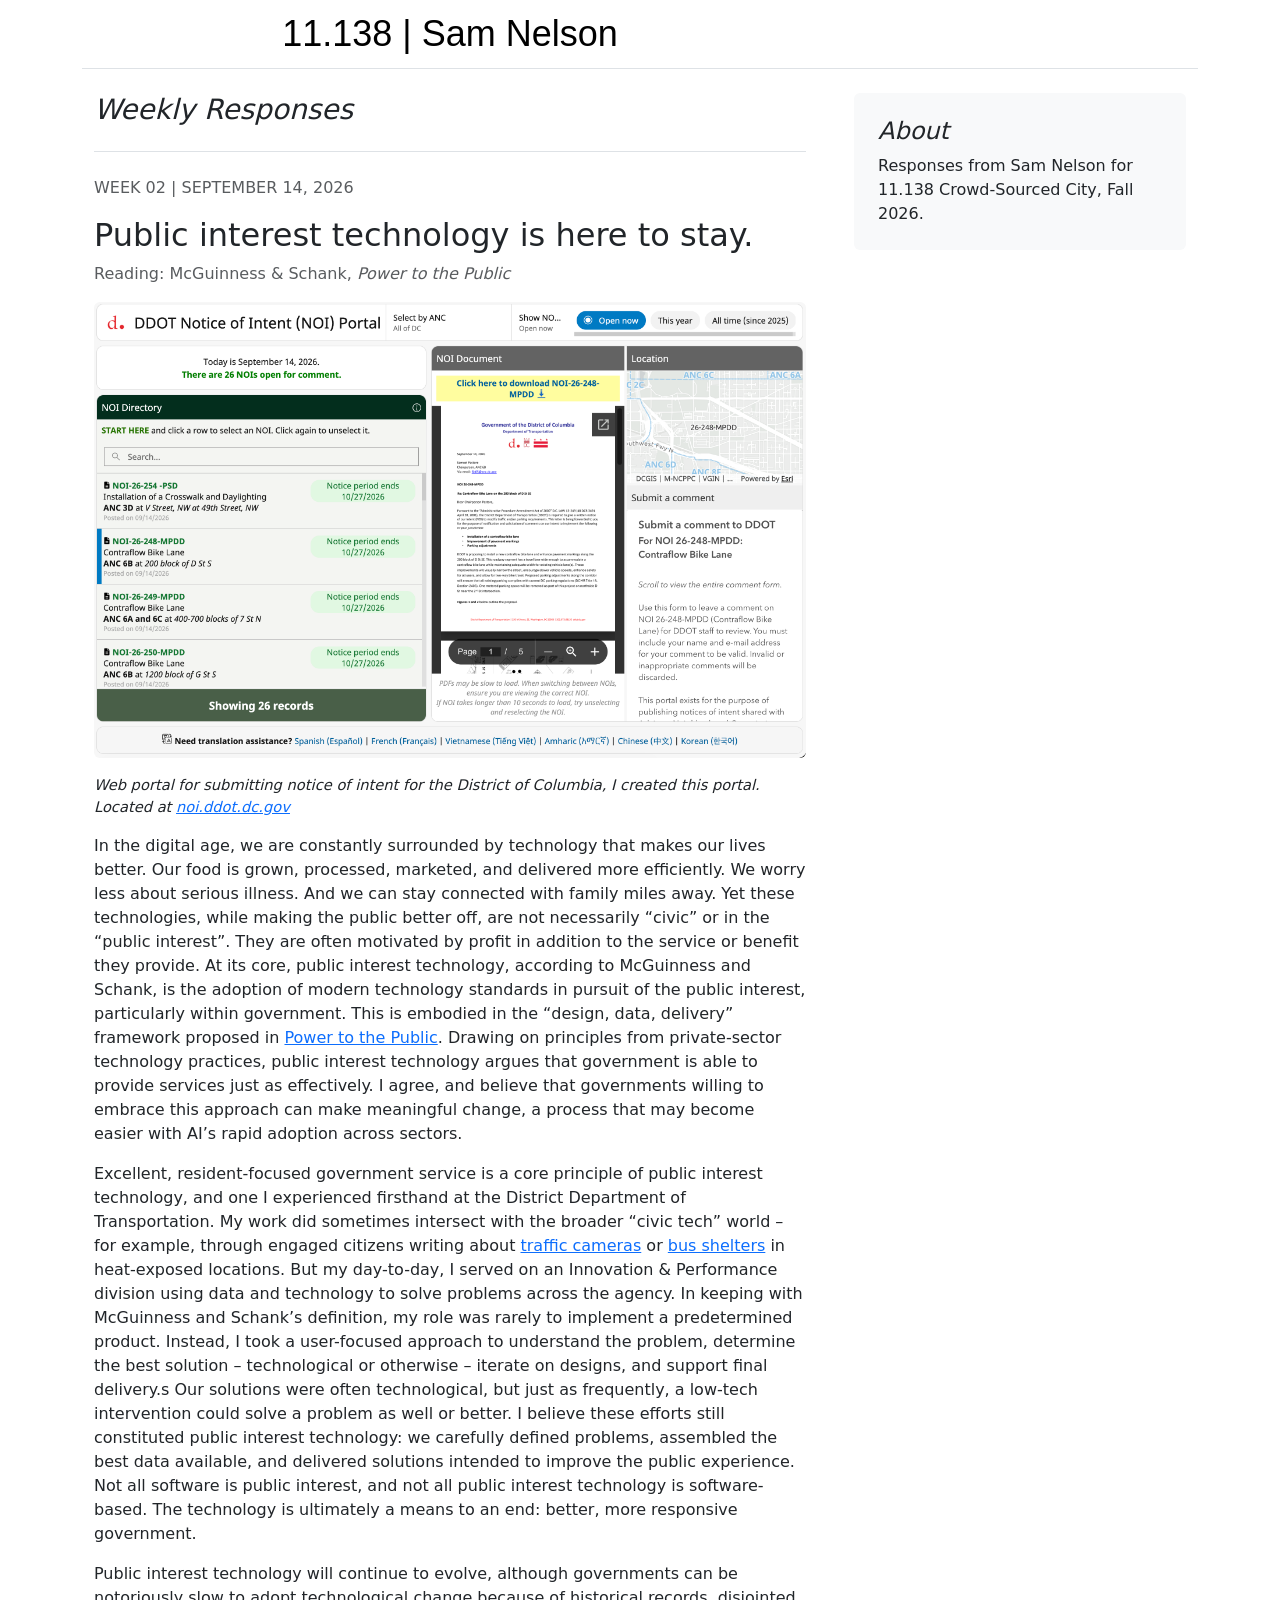
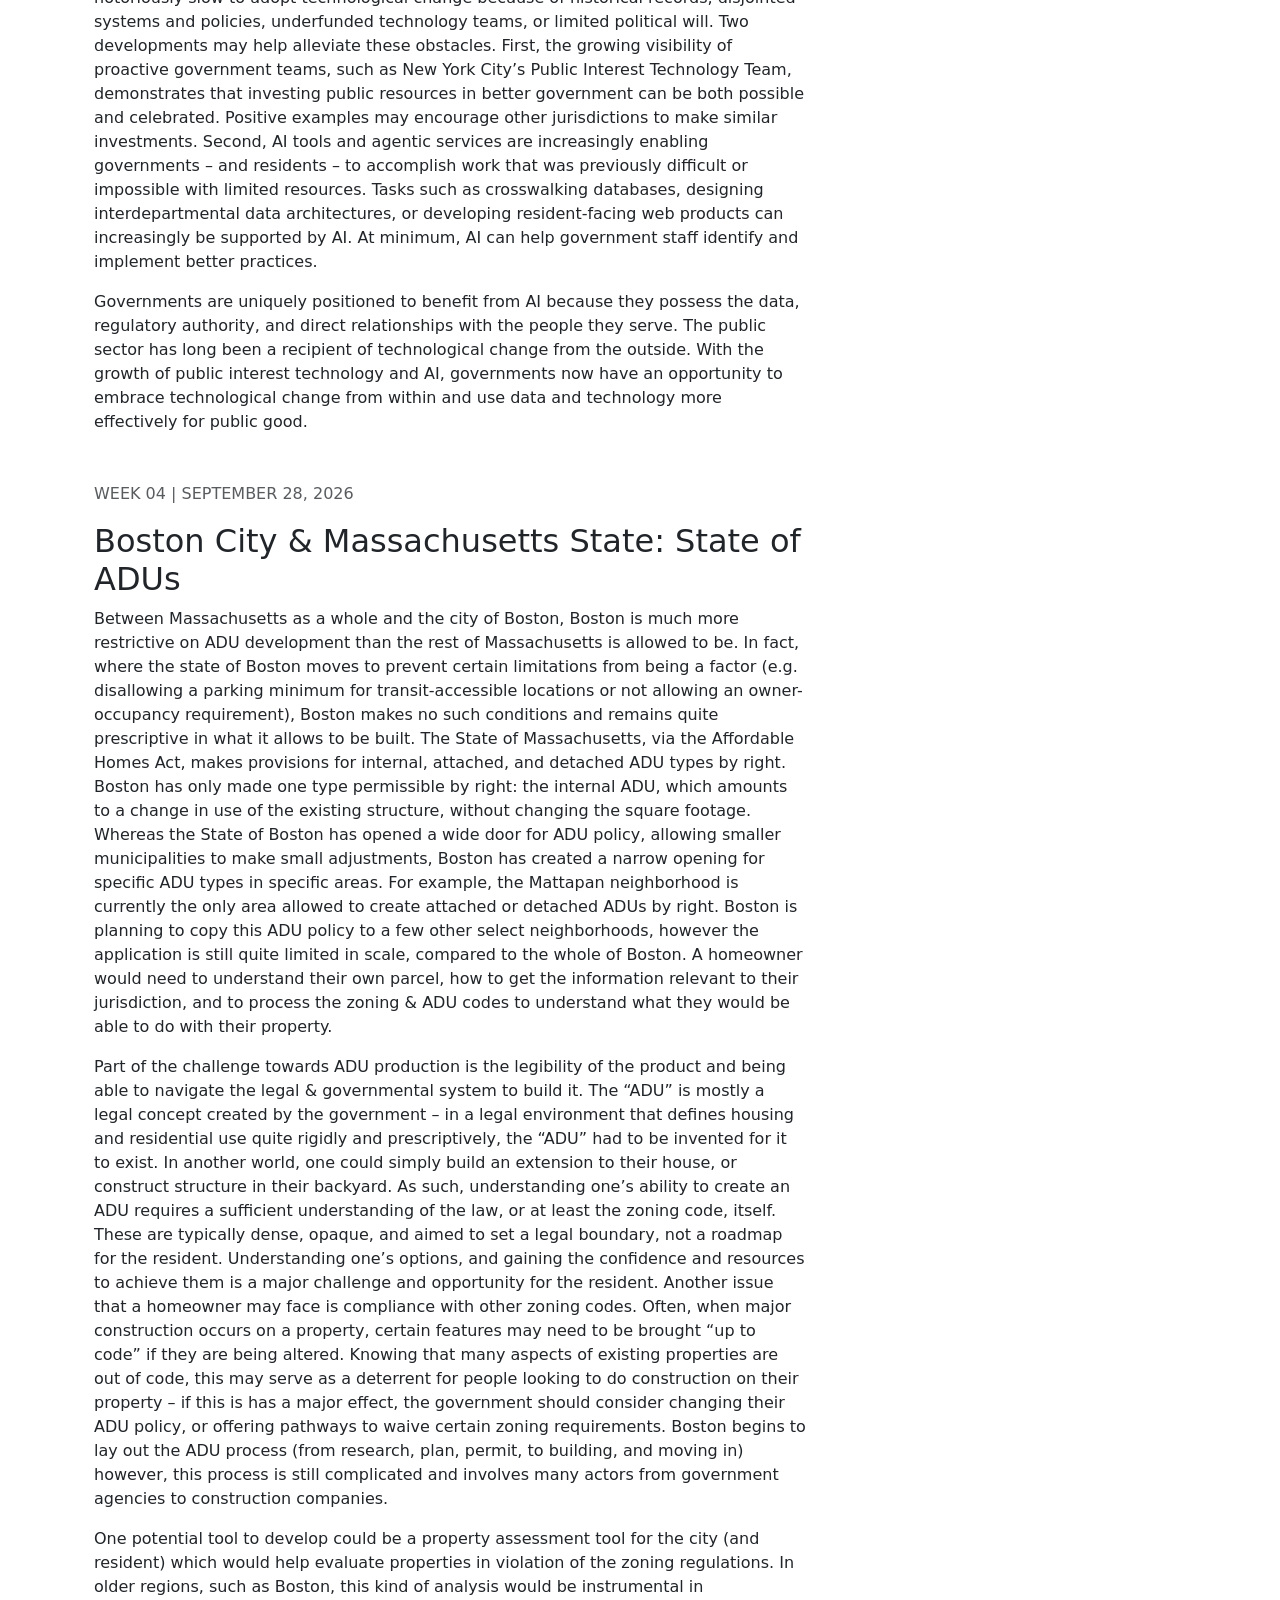
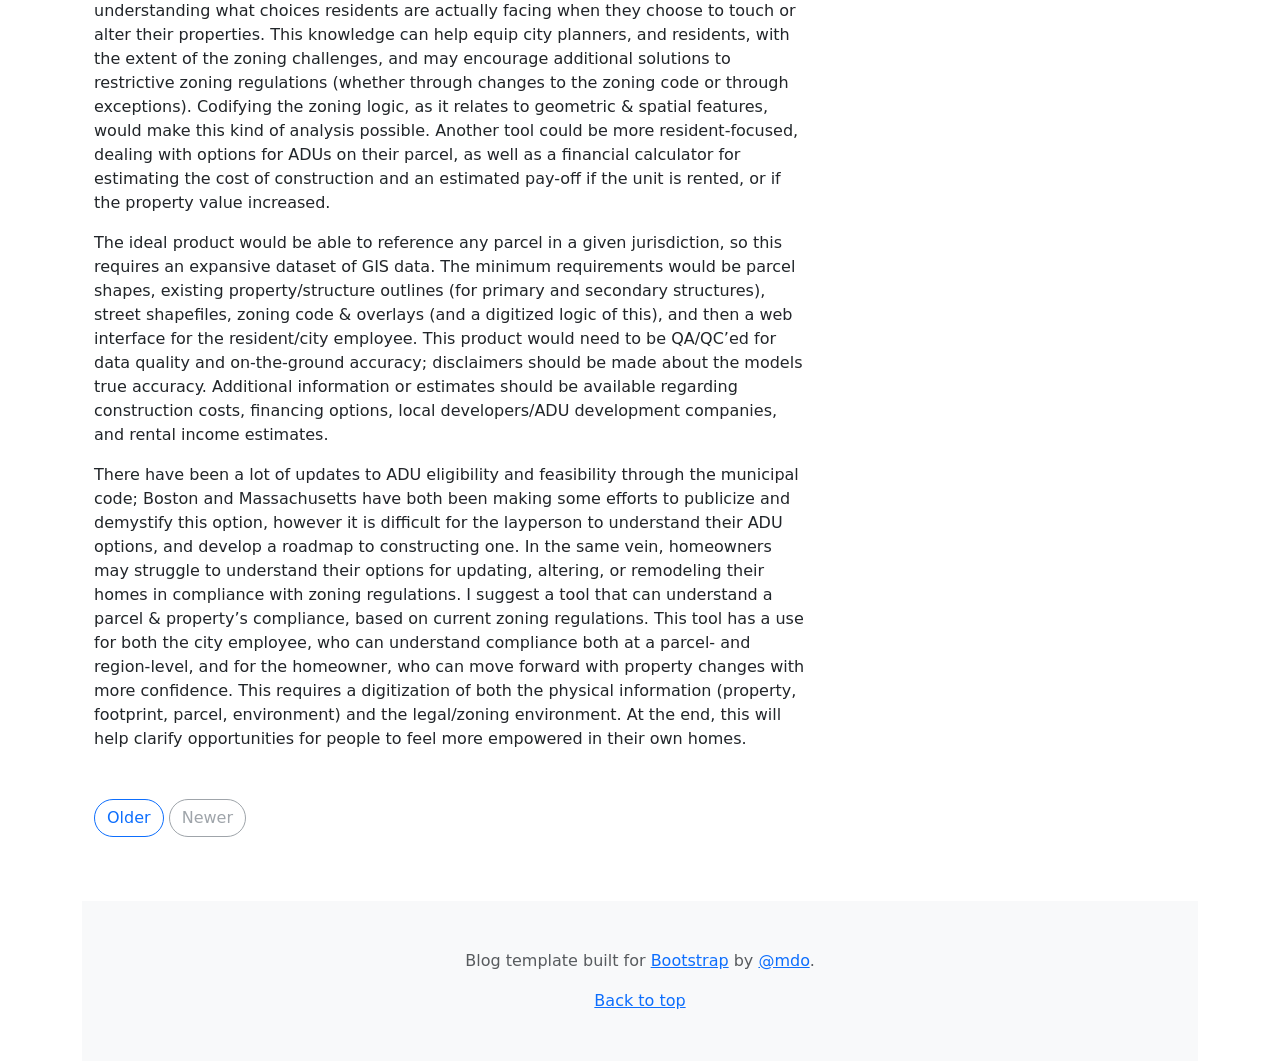
<file: index.html>
<!doctype html>
<html lang="en" data-bs-theme="auto">
  <head>
    <meta charset="utf-8" />
    <meta name="viewport" content="width=device-width, initial-scale=1" />
    <meta name="description" content="" />
    <meta
      name="author"
      content="Mark Otto, Jacob Thornton, and Bootstrap contributors"
    />
    <meta name="generator" content="Astro v5.13.2" />
    <title>11.138 | Sam Nelson Reading Blog</title>
    <link
      rel="canonical"
      href="https://getbootstrap.com/docs/5.3/examples/blog/"
    />
    <link
      href="https://cdn.jsdelivr.net/npm/bootstrap@5.3.3/dist/css/bootstrap.min.css"
      rel="stylesheet"
    />
    <meta name="theme-color" content="#712cf9" />
    <link
      href="https://fonts.googleapis.com/css?family=Playfair+Display:700,900&display=swap"
      rel="stylesheet"
    />
    <link href="./blog.css" rel="stylesheet" />
    <style>
      .bd-placeholder-img {
        font-size: 1.125rem;
        text-anchor: middle;
        -webkit-user-select: none;
        -moz-user-select: none;
        user-select: none;
      }
      @media (min-width: 768px) {
        .bd-placeholder-img-lg {
          font-size: 3.5rem;
        }
      }
      .b-example-divider {
        width: 100%;
        height: 3rem;
        background-color: #0000001a;
        border: solid rgba(0, 0, 0, 0.15);
        border-width: 1px 0;
        box-shadow:
          inset 0 0.5em 1.5em #0000001a,
          inset 0 0.125em 0.5em #00000026;
      }
      .b-example-vr {
        flex-shrink: 0;
        width: 1.5rem;
        height: 100vh;
      }
      .bi {
        vertical-align: -0.125em;
        fill: currentColor;
      }
      .nav-scroller {
        position: relative;
        z-index: 2;
        height: 2.75rem;
        overflow-y: hidden;
      }
      .nav-scroller .nav {
        display: flex;
        flex-wrap: nowrap;
        padding-bottom: 1rem;
        margin-top: -1px;
        overflow-x: auto;
        text-align: center;
        white-space: nowrap;
        -webkit-overflow-scrolling: touch;
      }
      .btn-bd-primary {
        --bd-violet-bg: #712cf9;
        --bd-violet-rgb: 112.520718, 44.062154, 249.437846;
        --bs-btn-font-weight: 600;
        --bs-btn-color: var(--bs-white);
        --bs-btn-bg: var(--bd-violet-bg);
        --bs-btn-border-color: var(--bd-violet-bg);
        --bs-btn-hover-color: var(--bs-white);
        --bs-btn-hover-bg: #6528e0;
        --bs-btn-hover-border-color: #6528e0;
        --bs-btn-focus-shadow-rgb: var(--bd-violet-rgb);
        --bs-btn-active-color: var(--bs-btn-hover-color);
        --bs-btn-active-bg: #5a23c8;
        --bs-btn-active-border-color: #5a23c8;
      }
      .bd-mode-toggle {
        z-index: 1500;
      }
      .bd-mode-toggle .bi {
        width: 1em;
        height: 1em;
      }
      .bd-mode-toggle .dropdown-menu .active .bi {
        display: block !important;
      }
    </style>
  </head>
  <body>

    <div class="container">
      <header class="border-bottom lh-1 py-3">
        <div class="row flex-nowrap justify-content-between align-items-center">
          <div class="col-8 text-center">
            <a class="blog-header-logo text-body-emphasis text-decoration-none"
              href="#">11.138 | Sam Nelson</a>
          </div>
        </div>
      </header>

    <main class="container">

      <div class="row g-5">
        <div class="col-md-8">
          <h3 class="pb-4 mb-4 mt-4 fst-italic border-bottom">Weekly Responses</h3>
          
          <article class="mb-5">
            <p class="text-uppercase text-muted">Week 02 | SEPTEMBER 14, 2026</p>
            <h2>Public interest technology is here to stay.</h2>
            <p class="text-muted">
              Reading: McGuinness & Schank, <em>Power to the Public</em>
            </p>
            <img
              src="images/noi.png"
              class="img-fluid rounded mb-3"
              alt="Notice of intent portal for the District of Columbia that I designed and deployed."
            >
            <p style="font-size: 11pt;"><i>Web portal for submitting notice of intent for the District of Columbia, I created this portal. Located at <a href="https://noi.ddot.dc.gov">noi.ddot.dc.gov</a></i></p>
            
            <p>
              In the digital age, we are constantly surrounded by technology that makes our lives better. Our food is grown,
              processed, marketed, and delivered more efficiently. We worry less about serious illness. And we can stay connected
              with family miles away. Yet these technologies, while making the public better off, are not necessarily “civic” or in
              the “public interest”. They are often motivated by profit in addition to the service or benefit they provide. At its core,
              public interest technology, according to McGuinness and Schank, is the adoption of modern technology standards in
              pursuit of the public interest, particularly within government. This is embodied in the “design, data, delivery”
              framework proposed in <a href="https://press.princeton.edu/books/hardcover/9780691207759/power-to-the-public?srsltid=AfmBOor3f3jesiV_gDoWxyXi92Odae7VA01G8UE3sznlha7JVRoPa6L7">Power to the Public</a>. Drawing on principles from private-sector technology practices, public
              interest technology argues that government is able to provide services just as effectively. I agree, and believe
              that governments willing to embrace this approach can make meaningful change, a process that may become easier with
              AI’s rapid adoption across sectors.
            </p>
            <p>
              Excellent, resident-focused government service is a core principle of public interest technology, and one I
              experienced firsthand at the District Department of Transportation. My work did sometimes intersect with the
              broader “civic tech” world – for example, through engaged citizens writing about <a href="https://ggwash.org/contributors/prodrigue/P10#:~:text=air.%C2%A0%20Keep%20reading%E2%80%A6-,Smile%2C%20you%E2%80%99re%20on%20camera%3A%20A%20deep%20dive%20on%20automated%20traffic%20enforcement%20data,-ROADS">traffic cameras</a> or 
              <a href="https://ggwash.org/view/99782/dcs-bus-shelters-arent-necessarily-placed-where-people-need-them-most">bus shelters</a> in heat-exposed locations. 
              But my day-to-day, I served on an Innovation & Performance division using data and technology to solve
              problems across the agency. In keeping with McGuinness and Schank’s definition, my role was rarely to implement a
              predetermined product. Instead, I took a user-focused approach to understand the problem, determine the best
              solution – technological or otherwise – iterate on designs, and support final delivery.s
              Our solutions were often technological, but just as frequently, a low-tech intervention could solve a problem as well
              or better. I believe these efforts still constituted public interest technology: we carefully defined problems,
              assembled the best data available, and delivered solutions intended to improve the public experience. Not all software
              is public interest, and not all public interest technology is software-based. The technology is ultimately a means to
              an end: better, more responsive government.
            </p>
            <p>
              Public interest technology will continue to evolve, although governments can be notoriously slow to adopt
              technological change because of historical records, disjointed systems and policies, underfunded technology teams, or
              limited political will. Two developments may help alleviate these obstacles. First, the growing visibility of
              proactive government teams, such as New York City’s Public Interest Technology Team, demonstrates that investing
              public resources in better government can be both possible and celebrated. Positive examples may encourage other
              jurisdictions to make similar investments. Second, AI tools and agentic services are increasingly enabling governments – and residents – to accomplish work that was
              previously difficult or impossible with limited resources. Tasks such as crosswalking databases, designing
              interdepartmental data architectures, or developing resident-facing web products can increasingly be supported by AI.
              At minimum, AI can help government staff identify and implement better practices.
            </p>
            <p>
            Governments are uniquely positioned to benefit from AI because they possess the data, regulatory authority, and direct
            relationships with the people they serve. The public sector has long been a recipient of technological change from the
            outside. With the growth of public interest technology and AI, governments now have an opportunity to embrace
            technological change from within and use data and technology more effectively for public good.
            </p>
            </article>

          <article class="mb-5">
            <p class="text-uppercase text-muted">Week 04 | SEPTEMBER 28, 2026</p>
            <h2>Boston City & Massachusetts State: State of ADUs</h2>

            <p>Between Massachusetts as a whole and the city of Boston, Boston is much more restrictive on ADU development than the rest of Massachusetts is allowed to be. In fact, where the state of Boston moves to prevent certain limitations from being a factor (e.g. disallowing a parking minimum for transit-accessible locations or not allowing an owner-occupancy requirement), Boston makes no such conditions and remains quite prescriptive in what it allows to be built. The State of Massachusetts, via the Affordable Homes Act, makes provisions for internal, attached, and detached ADU types by right. Boston has only made one type permissible by right: the internal ADU, which amounts to a change in use of the existing structure, without changing the square footage. Whereas the State of Boston has opened a wide door for ADU policy, allowing smaller municipalities to make small adjustments, Boston has created a narrow opening for specific ADU types in specific areas. For example, the Mattapan neighborhood is currently the only area allowed to create attached or detached ADUs by right. Boston is planning to copy this ADU policy to a few other select neighborhoods, however the application is still quite limited in scale, compared to the whole of Boston. A homeowner would need to understand their own parcel, how to get the information relevant to their jurisdiction, and to process the zoning & ADU codes to understand what they would be able to do with their property.</p>

            <p>Part of the challenge towards ADU production is the legibility of the product and being able to navigate the legal & governmental system to build it. The “ADU” is mostly a legal concept created by the government – in a legal environment that defines housing and residential use quite rigidly and prescriptively, the “ADU” had to be invented for it to exist. In another world, one could simply build an extension to their house, or construct structure in their backyard. As such, understanding one’s ability to create an ADU requires a sufficient understanding of the law, or at least the zoning code, itself. These are typically dense, opaque, and aimed to set a legal boundary, not a roadmap for the resident. Understanding one’s options, and gaining the confidence and resources to achieve them is a major challenge and opportunity for the resident. Another issue that a homeowner may face is compliance with other zoning codes. Often, when major construction occurs on a property, certain features may need to be brought “up to code” if they are being altered. Knowing that many aspects of existing properties are out of code, this may serve as a deterrent for people looking to do construction on their property – if this is has a major effect, the government should consider changing their ADU policy, or offering pathways to waive certain zoning requirements. Boston begins to lay out the ADU process (from research, plan, permit, to building, and moving in) however, this process is still complicated and involves many actors from government agencies to construction companies.</p>
            
            <p>One potential tool to develop could be a property assessment tool for the city (and resident) which would help evaluate properties in violation of the zoning regulations. In older regions, such as Boston, this kind of analysis would be instrumental in understanding what choices residents are actually facing when they choose to touch or alter their properties. This knowledge can help equip city planners, and residents, with the extent of the zoning challenges, and may encourage additional solutions to restrictive zoning regulations (whether through changes to the zoning code or through exceptions). Codifying the zoning logic, as it relates to geometric & spatial features, would make this kind of analysis possible. Another tool could be more resident-focused, dealing with options for ADUs on their parcel, as well as a financial calculator for estimating the cost of construction and an estimated pay-off if the unit is rented, or if the property value increased.</p>
            <p>The ideal product would be able to reference any parcel in a given jurisdiction, so this requires an expansive dataset of GIS data. The minimum requirements would be parcel shapes, existing property/structure outlines (for primary and secondary structures), street shapefiles, zoning code & overlays (and a digitized logic of this), and then a web interface for the resident/city employee. This product would need to be QA/QC’ed for data quality and on-the-ground accuracy; disclaimers should be made about the models true accuracy. Additional information or estimates should be available regarding construction costs, financing options, local developers/ADU development companies, and rental income estimates.</p>
            <p>There have been a lot of updates to ADU eligibility and feasibility through the municipal code; Boston and Massachusetts have both been making some efforts to publicize and demystify this option, however it is difficult for the layperson to understand their ADU options, and develop a roadmap to constructing one. In the same vein, homeowners may struggle to understand their options for updating, altering, or remodeling their homes in compliance with zoning regulations. I suggest a tool that can understand a parcel & property’s compliance, based on current zoning regulations. This tool has a use for both the city employee, who can understand compliance both at a parcel- and region-level, and for the homeowner, who can move forward with property changes with more confidence. This requires a digitization of both the physical information (property, footprint, parcel, environment) and the legal/zoning environment. At the end, this will help clarify opportunities for people to feel more empowered in their own homes.</p>

            </article>

        
          <nav class="blog-pagination" aria-label="Pagination">
            <a class="btn btn-outline-primary rounded-pill" href="#">Older</a>
            <a
              class="btn btn-outline-secondary rounded-pill disabled"
              aria-disabled="true"
              >Newer</a
            >
          </nav>
        </div>
        <div class="col-md-4">
          <div class="position-sticky" style="top: 2rem">
            <div class="p-4 mb-3 mt-4 bg-body-tertiary rounded">
              <h4 class="fst-italic">About</h4>
              <p class="mb-0">
                Responses from Sam Nelson for 11.138 Crowd-Sourced City, Fall 2026.
              </p>
            </div>


          </div>
        </div>
      </div>
    </main>
    <footer class="py-5 text-center text-body-secondary bg-body-tertiary">
      <p>
        Blog template built for
        <a href="https://getbootstrap.com/">Bootstrap</a> by
        <a href="https://x.com/mdo">@mdo</a>.
      </p>
      <p class="mb-0"><a href="#">Back to top</a></p>
    </footer>
    <script
      src="https://cdn.jsdelivr.net/npm/bootstrap@5.3.3/dist/js/bootstrap.bundle.min.js"
      class="astro-vvvwv3sm"
    ></script>
  </body>
</html>
</file>
<file: blog.css>
/* stylelint-disable @stylistic/selector-list-comma-newline-after */

.blog-header-logo {
  font-family: Avenir Next, Arial, sans-serif;/*rtl:Amiri, Georgia, "Times New Roman", serif*/;
  font-size: 2.25rem;
}

.blog-header-logo:hover {
  text-decoration: none;
}

h1, h2, h3, h4, h5, h6 {
  font-family: /*rtl:Amiri, Georgia, "Times New Roman", serif*/;
}

.flex-auto {
  flex: 0 0 auto;
}

.h-250 { height: 250px; }
@media (min-width: 768px) {
  .h-md-250 { height: 250px; }
}

/* Pagination */
.blog-pagination {
  margin-bottom: 4rem;
}

/*
 * Blog posts
 */
.blog-post {
  margin-bottom: 4rem;
}
.blog-post-meta {
  margin-bottom: 1.25rem;
  color: #727272;
}
</file>
